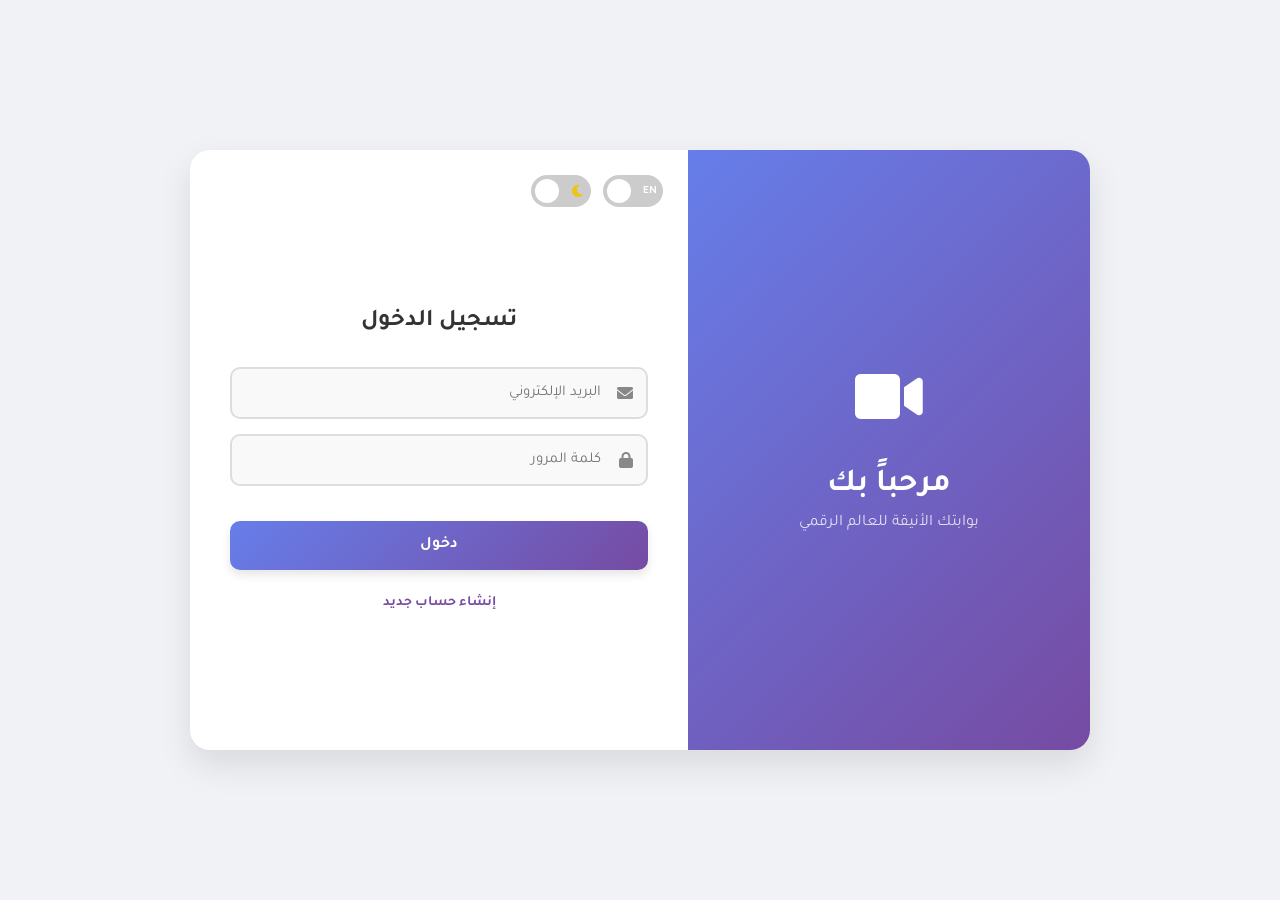
<file: index.html>
<!DOCTYPE html>
<html lang="ar" dir="rtl">
<head>
    <meta charset="UTF-8">
    <meta name="viewport" content="width=device-width, initial-scale=1.0, maximum-scale=1.0, user-scalable=no">
    <title id="pageTitle">تسجيل الدخول - منصتي</title>
    <link rel="stylesheet" href="https://cdnjs.cloudflare.com/ajax/libs/font-awesome/6.0.0/css/all.min.css">
    <link rel="stylesheet" href="style.css">
</head>
<body>
    <div class="container">
        <div class="brand-section">
            <div class="brand-logo"><i class="fas fa-video"></i></div>
            <h1 id="brandTitle">مرحباً بك</h1>
            <p id="brandSubtitle">بوابتك الأنيقة للعالم الرقمي</p>
        </div>

        <div class="form-section">
            <div class="switches-group">
                <div class="theme-switch-wrapper">
                    <label class="theme-switch">
                        <input type="checkbox" id="themeCheckbox">
                        <span class="slider round">
                            <i class="fas fa-sun icon-sun"></i>
                            <i class="fas fa-moon icon-moon"></i>
                        </span>
                    </label>
                </div>
                <div class="lang-switch-wrapper">
                    <label class="lang-switch">
                        <input type="checkbox" id="langCheckbox">
                        <span class="slider round">
                            <span class="lang-ar">AR</span>
                            <span class="lang-en">EN</span>
                        </span>
                    </label>
                </div>
            </div>

            <form id="login-form" class="auth-form form-active">
                <h2 id="loginTitle">تسجيل الدخول</h2>
                <div id="login-error-message" class="error-msg"></div>
                <div class="input-group">
                    <i class="fas fa-envelope input-icon"></i>
                    <input type="email" id="login-email" placeholder="البريد الإلكتروني" required>
                </div>
                <div class="input-group">
                    <i class="fas fa-lock input-icon"></i>
                    <input type="password" id="login-password" placeholder="كلمة المرور" required>
                </div>
                <button type="submit" class="btn-primary" id="loginBtn">دخول</button>
                <p class="switch-p"><a href="#" id="show-register">إنشاء حساب جديد</a></p>
            </form>

            <form id="register-form" class="auth-form form-hidden">
                <h2 id="registerTitle">إنشاء حساب جديد</h2>
                <div id="error-message" class="error-msg"></div>
                <div class="input-group">
                    <i class="fas fa-user input-icon"></i>
                    <input type="text" id="reg-name" placeholder="الاسم الكامل" required>
                </div>
                <div class="input-group">
                    <i class="fas fa-calendar-alt input-icon"></i>
                    <input type="number" id="reg-age" placeholder="العمر (أقصى 60)" min="1" max="60" required>
                </div>
                <div class="input-group">
                    <i class="fas fa-globe input-icon"></i>
                    <input type="text" id="reg-country" list="countries-list" placeholder="الدولة" autocomplete="off" required>
                    <datalist id="countries-list">
                        <option value="مصر"><option value="السعودية"><option value="الإمارات"><option value="الكويت">
                        <option value="قطر"><option value="البحرين"><option value="عمان"><option value="اليمن">
                        <option value="العراق"><option value="الأردن"><option value="لبنان"><option value="سوريا">
                        <option value="فلسطين"><option value="ليبيا"><option value="تونس"><option value="الجزائر">
                        <option value="المغرب"><option value="موريتانيا"><option value="السودان"><option value="تركيا">
                        <option value="إيران"><option value="باكستان"><option value="أفغانستان"><option value="الهند">
                        <option value="أمريكا"><option value="كندا"><option value="بريطانيا"><option value="فرنسا">
                        <option value="ألمانيا"><option value="إيطاليا"><option value="إسبانيا"><option value="روسيا">
                        <option value="الصين"><option value="اليابان"><option value="أستراليا">
                    </datalist>
                </div>
                <div class="input-group">
                    <i class="fas fa-envelope input-icon"></i>
                    <input type="email" id="reg-email" placeholder="البريد الإلكتروني" required>
                </div>
                <div class="input-group">
                    <i class="fas fa-lock input-icon"></i>
                    <input type="password" id="reg-password" placeholder="كلمة المرور (8 أحرف على الأقل)" minlength="8" required>
                </div>
                <div class="input-group">
                    <i class="fas fa-check-circle input-icon"></i>
                    <input type="password" id="reg-confirm-password" placeholder="تأكيد كلمة المرور" required>
                </div>
                <button type="submit" class="btn-primary" id="registerBtn">متابعة التسجيل</button>
                <p class="switch-p"><a href="#" id="show-login">تسجيل الدخول هنا</a></p>
            </form>

            <form id="verify-form" class="auth-form form-hidden">
                <h2 id="verifyTitle">تفعيل الحساب</h2>
                <div id="verify-error-message" class="error-msg"></div>
                <p id="verifyInstruction">أدخل رمز التحقق المرسل إلى بريدك الإلكتروني</p>
                <div class="input-group">
                    <i class="fas fa-key input-icon"></i>
                    <input type="text" id="verify-code" placeholder="6 أرقام" maxlength="6" required>
                </div>
                <button type="submit" class="btn-primary" id="verifyBtn">تحقق</button>
                <p class="switch-p"><a href="#" id="back-to-register">تعديل البيانات</a></p>
            </form>
        </div>
    </div>

    <!-- مربعات الحوار -->
    <div id="logoutDialog" class="dialog hidden">
        <div class="dialog-content">
            <p id="logoutConfirmMsg">هل أنت متأكد من تسجيل الخروج؟</p>
            <div class="dialog-buttons">
                <button id="confirmLogout" class="dialog-btn confirm">نعم</button>
                <button id="cancelLogout" class="dialog-btn cancel">لا</button>
            </div>
        </div>
    </div>
    <div id="suspendedDialog" class="dialog hidden">
        <div class="dialog-content">
            <p id="suspendedMsg">تم تعليق حسابك. يرجى التواصل مع الدعم.</p>
            <div class="dialog-buttons">
                <button id="suspendedOkBtn" class="dialog-btn confirm">حسناً</button>
            </div>
        </div>
    </div>
    <div id="activationSuccessDialog" class="dialog hidden">
        <div class="dialog-content">
            <i class="fas fa-check-circle" style="font-size: 48px; color: #4caf50; margin-bottom: 20px;"></i>
            <p id="activationSuccessMsg">تم تفعيل حسابك بنجاح! 🎉</p>
            <div class="dialog-buttons">
                <button id="activationSuccessOkBtn" class="dialog-btn confirm">حسناً</button>
            </div>
        </div>
    </div>

    <script src="script.js"></script>
</body>
</html>
</file>
<file: style.css>
@import url('https://fonts.googleapis.com/css2?family=Tajawal:wght@400;500;700&display=swap');

:root {
    --bg-color: #f0f2f5;
    --container-bg: #ffffff;
    --text-color: #333333;
    --input-bg: #f9f9f9;
    --input-border: #ddd;
    --primary-gradient: linear-gradient(135deg, #667eea 0%, #764ba2 100%);
    --btn-hover: #5a6fd1;
    --shadow: 0 15px 35px rgba(0,0,0,0.1);
    --error-bg: #f8d7da;
    --error-text: #842029;
}

[data-theme="dark"] {
    --bg-color: #1a1a1d;
    --container-bg: #2d2d30;
    --text-color: #e0e0e0;
    --input-bg: #3a3a3d;
    --input-border: #444;
    --primary-gradient: linear-gradient(135deg, #8e44ad 0%, #3498db 100%);
    --btn-hover: #9b59b6;
    --shadow: 0 15px 35px rgba(0,0,0,0.3);
    --error-bg: #2c0b0e;
    --error-text: #ea868f;
}

* {
    box-sizing: border-box;
    margin: 0;
    padding: 0;
    font-family: 'Tajawal', sans-serif;
    transition: background-color 0.3s ease, color 0.3s ease;
}

body {
    background-color: var(--bg-color);
    display: flex;
    justify-content: center;
    align-items: center;
    min-height: 100vh;
    padding: 20px;
}

.container {
    background-color: var(--container-bg);
    width: 100%;
    max-width: 900px;
    border-radius: 20px;
    box-shadow: var(--shadow);
    display: flex;
    overflow: hidden;
    min-height: 600px;
}

.brand-section {
    flex: 1;
    background: var(--primary-gradient);
    color: white;
    display: flex;
    flex-direction: column;
    justify-content: center;
    align-items: center;
    padding: 40px;
    text-align: center;
}

.brand-logo {
    font-size: 60px;
    margin-bottom: 20px;
}

.brand-section h1 {
    font-size: 32px;
    margin-bottom: 10px;
}

.brand-section p {
    font-size: 16px;
    opacity: 0.8;
}

.form-section {
    flex: 1.3;
    padding: 70px 40px 50px;  /* padding-top أكبر لاستيعاب الأزرار */
    display: flex;
    flex-direction: column;
    justify-content: center;
    position: relative;
}

/* مجموعة الأزرار - ثابتة في أعلى اليمين */
.switches-group {
    position: absolute !important;
    top: 25px !important;
    right: 25px !important;
    left: auto !important;
    display: flex;
    gap: 12px;
    z-index: 10;
    direction: ltr; /* تجنب تأثير RTL */
}

/* مزلاق الثيم */
.theme-switch-wrapper {
    display: inline-block;
}
.theme-switch {
    display: inline-block;
    height: 32px;
    position: relative;
    width: 60px;
}
.theme-switch input {
    display: none;
}
.theme-switch .slider {
    background-color: #ccc;
    bottom: 0;
    cursor: pointer;
    left: 0;
    position: absolute;
    right: 0;
    top: 0;
    transition: .4s;
    display: flex;
    align-items: center;
    justify-content: space-between;
    padding: 0 6px;
    border-radius: 34px;
}
.theme-switch .slider:before {
    background-color: white;
    bottom: 4px;
    content: "";
    height: 24px;
    left: 4px;
    position: absolute;
    transition: .4s;
    width: 24px;
    z-index: 2;
    border-radius: 50%;
}
.theme-switch input:checked + .slider {
    background: var(--primary-gradient);
}
.theme-switch input:checked + .slider:before {
    transform: translateX(28px);
}
.icon-sun { color: #f39c12; font-size: 14px; }
.icon-moon { color: #f1c40f; font-size: 14px; }

/* مزلاق اللغة (مطابق تماماً للثيم) */
.lang-switch-wrapper {
    display: inline-block;
}
.lang-switch {
    display: inline-block;
    height: 32px;
    position: relative;
    width: 60px;
}
.lang-switch input {
    display: none;
}
.lang-switch .slider {
    background-color: #ccc;
    bottom: 0;
    cursor: pointer;
    left: 0;
    position: absolute;
    right: 0;
    top: 0;
    transition: .4s;
    display: flex;
    align-items: center;
    justify-content: space-between;
    padding: 0 6px;
    font-weight: bold;
    border-radius: 34px;
}
.lang-switch .slider:before {
    background-color: white;
    bottom: 4px;
    content: "";
    height: 24px;
    left: 4px;
    position: absolute;
    transition: .4s;
    width: 24px;
    z-index: 2;
    border-radius: 50%;
}
.lang-switch input:checked + .slider {
    background: var(--primary-gradient);
}
.lang-switch input:checked + .slider:before {
    transform: translateX(28px);
}
.lang-switch .lang-ar,
.lang-switch .lang-en {
    z-index: 1;
    color: white;
    font-size: 11px;
    font-weight: bold;
    text-transform: uppercase;
}
.lang-switch .lang-ar { margin-right: 2px; }
.lang-switch .lang-en { margin-left: 2px; }

/* باقي التنسيقات */
h2 {
    text-align: center;
    color: var(--text-color);
    margin-bottom: 30px;
    font-weight: 700;
}

.input-group {
    position: relative;
    margin-bottom: 15px;
}
.input-icon {
    position: absolute;
    top: 50%;
    right: 15px;
    transform: translateY(-50%);
    color: #888;
    transition: color 0.3s;
    pointer-events: none;
}
input {
    width: 100%;
    padding: 15px 45px 15px 15px;
    background-color: var(--input-bg);
    border: 2px solid var(--input-border);
    border-radius: 10px;
    font-size: 15px;
    color: var(--text-color);
    outline: none;
    transition: border-color 0.3s;
}
input:focus {
    border-color: #764ba2;
}
input:focus + .input-icon {
    color: #764ba2;
}
#reg-country {
    background-image: url('data:image/svg+xml;utf8,<svg xmlns="http://www.w3.org/2000/svg" width="16" height="16" viewBox="0 0 24 24" fill="none" stroke="%23888" stroke-width="2" stroke-linecap="round" stroke-linejoin="round"><polyline points="6 9 12 15 18 9"></polyline></svg>');
    background-repeat: no-repeat;
    background-position: left 15px center;
    padding-left: 40px;
    background-size: 16px;
}

.btn-primary {
    width: 100%;
    padding: 15px;
    background: var(--primary-gradient);
    color: white;
    border: none;
    border-radius: 10px;
    cursor: pointer;
    font-size: 16px;
    font-weight: 700;
    margin-top: 20px;
    box-shadow: 0 5px 10px rgba(0,0,0,0.1);
    transition: transform 0.2s, box-shadow 0.2s;
}
.btn-primary:hover {
    transform: translateY(-2px);
    box-shadow: 0 7px 15px rgba(0,0,0,0.15);
}
.btn-primary:active {
    transform: translateY(0);
}

.switch-p {
    text-align: center;
    margin-top: 25px;
    font-size: 14px;
    color: var(--text-color);
}
a {
    color: #764ba2;
    text-decoration: none;
    font-weight: 700;
}
a:hover {
    text-decoration: underline;
}

.error-msg {
    color: var(--error-text);
    background-color: var(--error-bg);
    border: 1px solid var(--error-text);
    padding: 12px;
    border-radius: 8px;
    margin-bottom: 20px;
    font-size: 14px;
    text-align: center;
    display: none;
    font-weight: 500;
}

#verify-code {
    text-align: center;
    letter-spacing: 6px;
    font-size: 20px;
    font-weight: bold;
    direction: ltr;
}

.form-hidden {
    display: none;
}
.form-active {
    display: block;
    animation: smoothSlide 0.4s ease forwards;
}
@keyframes smoothSlide {
    0% {
        opacity: 0;
        transform: translateX(-15px);
    }
    100% {
        opacity: 1;
        transform: translateX(0);
    }
}

.dialog {
    position: fixed;
    top: 0;
    left: 0;
    width: 100%;
    height: 100%;
    background: rgba(0, 0, 0, 0.7);
    display: flex;
    align-items: center;
    justify-content: center;
    z-index: 10001;
    backdrop-filter: blur(5px);
}
.dialog-content {
    background: var(--container-bg);
    border-radius: 30px;
    padding: 30px;
    max-width: 300px;
    width: 90%;
    text-align: center;
    border: 1px solid var(--input-border);
    box-shadow: 0 20px 30px rgba(0,0,0,0.5);
}
.dialog-content p {
    color: var(--text-color);
    font-size: 18px;
    margin-bottom: 25px;
}
.dialog-buttons {
    display: flex;
    gap: 15px;
    justify-content: center;
}
.dialog-btn {
    padding: 10px 20px;
    border: none;
    border-radius: 40px;
    font-size: 14px;
    font-weight: bold;
    cursor: pointer;
    transition: 0.2s;
    min-width: 80px;
}
.dialog-btn.confirm {
    background: var(--primary-gradient);
    color: white;
}
.dialog-btn.confirm:hover {
    transform: scale(1.02);
}
.dialog-btn.cancel {
    background: var(--input-bg);
    color: var(--text-color);
}
.dialog-btn.cancel:hover {
    background: var(--btn-hover);
    color: white;
}
.hidden {
    display: none !important;
}

@media (max-width: 768px) {
    .container {
        flex-direction: column;
        min-height: auto;
    }
    .brand-section {
        padding: 30px;
    }
    .brand-logo {
        font-size: 40px;
        margin-bottom: 10px;
    }
    .brand-section h1 {
        font-size: 24px;
    }
    .form-section {
        padding: 60px 30px 40px; /* padding-top أقل قليلاً للشاشات الصغيرة */
    }
    .switches-group {
        top: 15px !important;
        right: 15px !important;
    }
}
</file>
